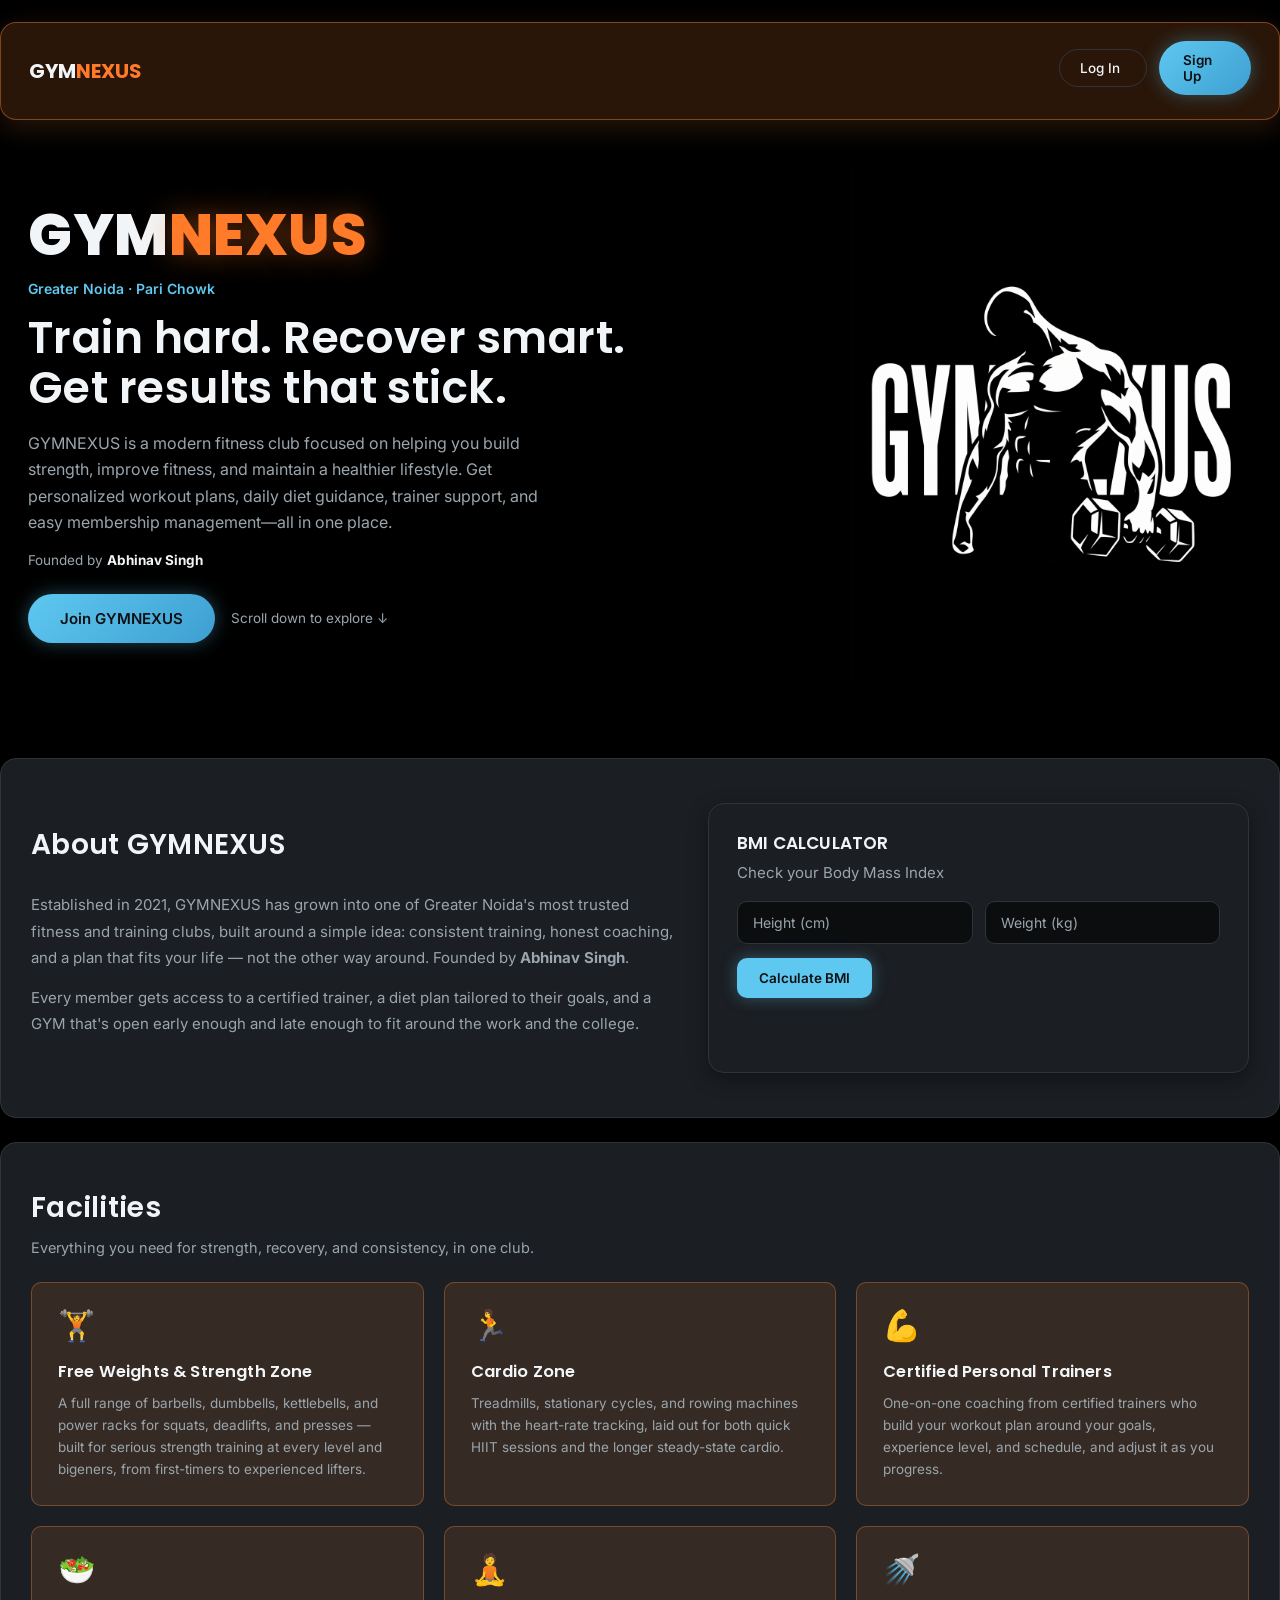
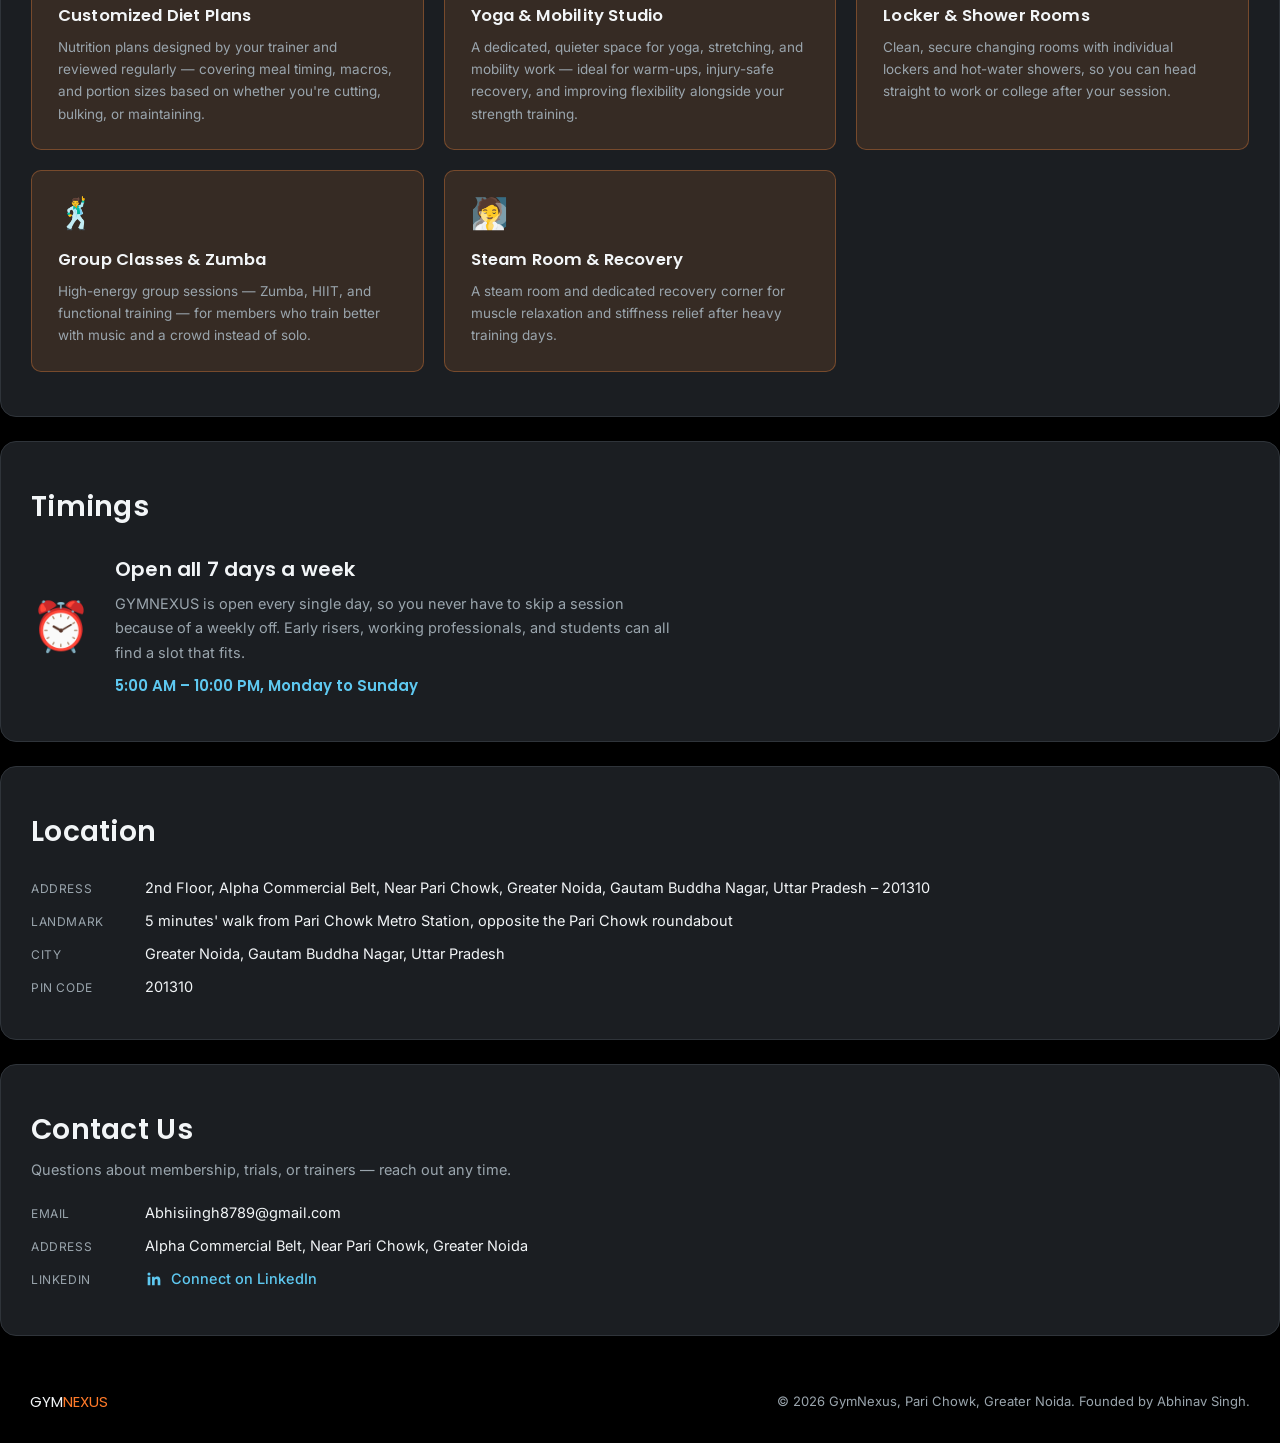
<file: index.html>
<!DOCTYPE html>
<html lang="en">
<head>
<meta charset="UTF-8">
<meta name="viewport" content="width=device-width, initial-scale=1.0">
<title>GymNexus — Greater Noida</title>
<link rel="preconnect" href="https://fonts.googleapis.com">
<link href="https://fonts.googleapis.com/css2?family=Poppins:wght@500;600;700;800&family=Inter:wght@400;500;600&display=swap" rel="stylesheet">
<link rel="stylesheet" href="css/style.css">
<link rel="stylesheet" href="css/landing.css">
</head>
<body class="landing">

<nav class="navbar glass">
  <div class="mark">GYM<span>NEXUS</span></div>
  <div class="actions">
    <button class="btn-outline" onclick="openAuth('login')">Log In</button>
    <button class="btn-glow" onclick="openAuth('signup')">Sign Up</button>
  </div>
</nav>

<!-- HERO -->
<section class="hero">
  <div class="hero-content">
    <div class="hero-logo">GYM<span>NEXUS</span></div>
    <div class="eyebrow">Greater Noida · Pari Chowk</div>
    <h1>Train hard. Recover smart. Get results that stick.</h1>
    <p>GYMNEXUS is a modern fitness club focused on helping you build strength, improve fitness, and maintain a healthier lifestyle. Get personalized workout plans, daily diet guidance, trainer support, and easy membership management—all in one place.</p>
    <div class="founder-note">Founded by <strong>Abhinav Singh</strong></div>
    <div class="cta-row">
      <button class="btn-glow lg pulse" onclick="openAuth('signup')">Join GYMNEXUS</button>
      <button class="scroll-hint" onclick="document.getElementById('facilities').scrollIntoView({behavior:'smooth'})">Scroll down to explore ↓</button>
    </div>
  </div>
  <div class="hero-visual">
    <img src="assets/bodybuilder.png" alt="GymNexus">
  </div>
</section>

<!-- ABOUT / OWNER -->
<section class="section" id="about">
  <div class="section-inner glass">
    <div class="about-grid">
      <div>
        <div class="section-head"><h2>About GYMNEXUS</h2></div>
        <p>Established in 2021, GYMNEXUS has grown into one of Greater Noida's most trusted fitness and training clubs, built around a simple idea: consistent training, honest coaching, and a plan that fits your life — not the other way around. Founded by <strong>Abhinav Singh</strong>.</p>
        <p>Every member gets access to a certified trainer, a diet plan tailored to their goals, and a GYM that's open early enough and late enough to fit around the work and the college.</p>
      </div>
      <div class="bmi-card glass">
        <h3>BMI CALCULATOR</h3>
        <p class="bmi-sub">Check your Body Mass Index</p>
        <div class="form-row">
          <input id="bmiHeight" type="number" placeholder="Height (cm)">
          <input id="bmiWeight" type="number" placeholder="Weight (kg)">
        </div>
        <button class="action" onclick="calculateBMI()">Calculate BMI</button>
        <div id="bmiResult" class="bmi-result"></div>
      </div>
    </div>
  </div>
</section>

<!-- FACILITIES -->
<section class="section" id="facilities">
  <div class="section-inner glass">
    <div class="section-head">
      <h2>Facilities</h2>
      <p>Everything you need for strength, recovery, and consistency, in one club.</p>
    </div>
    <div class="facility-grid">
      <div class="facility-card info-card">
        <span class="icon">🏋️</span>
        <h3>Free Weights & Strength Zone</h3>
        <p>A full range of barbells, dumbbells, kettlebells, and power racks for squats, deadlifts, and presses — built for serious strength training at every level and bigeners, from first-timers to experienced lifters.</p>
      </div>
      
      <div class="facility-card info-card">
        <span class="icon">🏃</span>
        <h3>Cardio Zone</h3>
        <p>Treadmills, stationary cycles, and rowing machines with the heart-rate tracking, laid out for both quick HIIT sessions and the longer steady-state cardio.</p>
      </div> 
      <div class="facility-card info-card">

        <span class="icon">💪</span>
        <h3>Certified Personal Trainers</h3>
        <p>One-on-one coaching from certified trainers who build your workout plan around your goals, experience level, and schedule, and adjust it as you progress.</p>
      </div>
      <div class="facility-card info-card">
        <span class="icon">🥗</span>
        <h3>Customized Diet Plans</h3>
        <p>Nutrition plans designed by your trainer and reviewed regularly — covering meal timing, macros, and portion sizes based on whether you're cutting, bulking, or maintaining.</p>
      </div>
      <div class="facility-card info-card">
        <span class="icon">🧘</span>
        <h3>Yoga & Mobility Studio</h3>
        <p>A dedicated, quieter space for yoga, stretching, and mobility work — ideal for warm-ups, injury-safe recovery, and improving flexibility alongside your strength training.</p>
      </div>
      <div class="facility-card info-card">
        <span class="icon">🚿</span>
        <h3>Locker & Shower Rooms</h3>
        <p>Clean, secure changing rooms with individual lockers and hot-water showers, so you can head straight to work or college after your session.</p>
      </div>
      <div class="facility-card info-card">
        <span class="icon">🕺</span>
        <h3>Group Classes & Zumba</h3>
        <p>High-energy group sessions — Zumba, HIIT, and functional training — for members who train better with music and a crowd instead of solo.</p>
      </div>
      <div class="facility-card info-card">
        <span class="icon">🧖</span>
        <h3>Steam Room & Recovery</h3>
        <p>A steam room and dedicated recovery corner for muscle relaxation and stiffness relief after heavy training days.</p>
      </div>
    </div>
  </div>
</section>

<!-- TIMINGS -->
<section class="section" id="timings">
  <div class="section-inner glass">
    <div class="section-head"><h2>Timings</h2></div>
    <div class="timings-single">
      <div class="icon-big">⏰</div>
      <div>
        <h3>Open all 7 days a week</h3>
        <p>GYMNEXUS is open every single day, so you never have to skip a session because of a weekly off. Early risers, working professionals, and students can all find a slot that fits.</p>
        <div class="hours">5:00 AM – 10:00 PM, Monday to Sunday</div>
      </div>
    </div>
  </div>
</section>

<!-- LOCATION -->
<section class="section" id="location">
  <div class="section-inner glass">
    <div class="section-head"><h2>Location</h2></div>
    <div class="info-list">
      <div class="row"><div class="k">Address</div><div class="v">2nd Floor, Alpha Commercial Belt, Near Pari Chowk, Greater Noida, Gautam Buddha Nagar, Uttar Pradesh – 201310</div></div>
      <div class="row"><div class="k">Landmark</div><div class="v">5 minutes' walk from Pari Chowk Metro Station, opposite the Pari Chowk roundabout</div></div>
      <div class="row"><div class="k">City</div><div class="v">Greater Noida, Gautam Buddha Nagar, Uttar Pradesh</div></div>
      <div class="row"><div class="k">PIN Code</div><div class="v">201310</div></div>
    </div>
  </div>
</section>

<!-- CONTACT -->
<section class="section" id="contact">
  <div class="section-inner glass">
    <div class="section-head">
      <h2>Contact Us</h2>
      <p>Questions about membership, trials, or trainers — reach out any time.</p>
    </div>
    <div class="info-list">
      <div class="row"><div class="k">Email</div><div class="v">Abhisiingh8789@gmail.com</div></div>
      <div class="row"><div class="k">Address</div><div class="v">Alpha Commercial Belt, Near Pari Chowk, Greater Noida</div></div>
      <div class="row"><div class="k">LinkedIn</div><div class="v">
        <a class="social-link" href="https://www.linkedin.com/in/abhinav-singh-5790a42b5/" target="_blank" rel="noopener">
          <svg viewBox="0 0 24 24" width="18" height="18" fill="currentColor"><path d="M20.45 20.45h-3.55v-5.57c0-1.33-.02-3.04-1.85-3.04-1.85 0-2.14 1.45-2.14 2.94v5.67H9.36V9h3.41v1.56h.05c.47-.9 1.63-1.85 3.36-1.85 3.6 0 4.27 2.37 4.27 5.45v6.29zM5.34 7.43a2.06 2.06 0 1 1 0-4.12 2.06 2.06 0 0 1 0 4.12zM7.12 20.45H3.56V9h3.56v11.45z"/></svg>
          <span>Connect on LinkedIn</span>
        </a>
      </div></div>
    </div>
  </div>
</section>

<footer>
  <div class="mark">GYM<span>NEXUS</span></div>
  <div>© 2026 GymNexus, Pari Chowk, Greater Noida. Founded by Abhinav Singh.</div>
</footer>

<!-- AUTH MODAL -->
<div class="modal-overlay" id="authModal">
  <div class="modal-box glass">
    <div class="modal-head">
      <h2>Welcome to GymNexus</h2>
      <button class="modal-close" onclick="closeAuth()">✕</button>
    </div>
    <div class="modal-tabs">
      <button id="tabLogin" class="active" onclick="switchTab('login')">Log In</button>
      <button id="tabSignup" onclick="switchTab('signup')">Sign Up</button>
    </div>
    <div class="modal-body">
      <form class="modal-form active" id="formLogin" onsubmit="event.preventDefault(); submitAuth('login')">
        <label>Email or Phone</label>
        <input id="loginId" placeholder="you@example.com" required>
        <label>Password</label>
        <input id="loginPass" type="password" placeholder="••••••••" required>
        <label>Log In As</label>
        <select id="loginRole">
          <option value="member">Member</option>
          <option value="admin">Admin</option>
        </select>
        <button type="submit" class="btn-glow">Log In</button>
        <div id="loginError" class="auth-error"></div>
      </form>
      <form class="modal-form" id="formSignup" onsubmit="event.preventDefault(); submitAuth('signup')">
        <label>Full Name</label>
        <input id="suName" placeholder="Your name" required>
        <label>Phone</label>
        <input id="suPhone" placeholder="Phone number" required>
        <label>Password</label>
        <input id="suPass" type="password" placeholder="Create a password" required>
        <label>Choose a Plan</label>
        <select id="suPlan">
          <option value="monthly">Monthly — ₹1,500 / month</option>
          <option value="quarterly">Quarterly — ₹4,000 / 3 months</option>
          <option value="yearly">Yearly — ₹12,000 / year</option>
        </select>
        <button type="submit" class="btn-glow">Create Account</button>
        <div id="signupError" class="auth-error"></div>
      </form>
    </div>
  </div>
</div>

<script src="js/landing.js"></script>
</body>
</html>
</file>
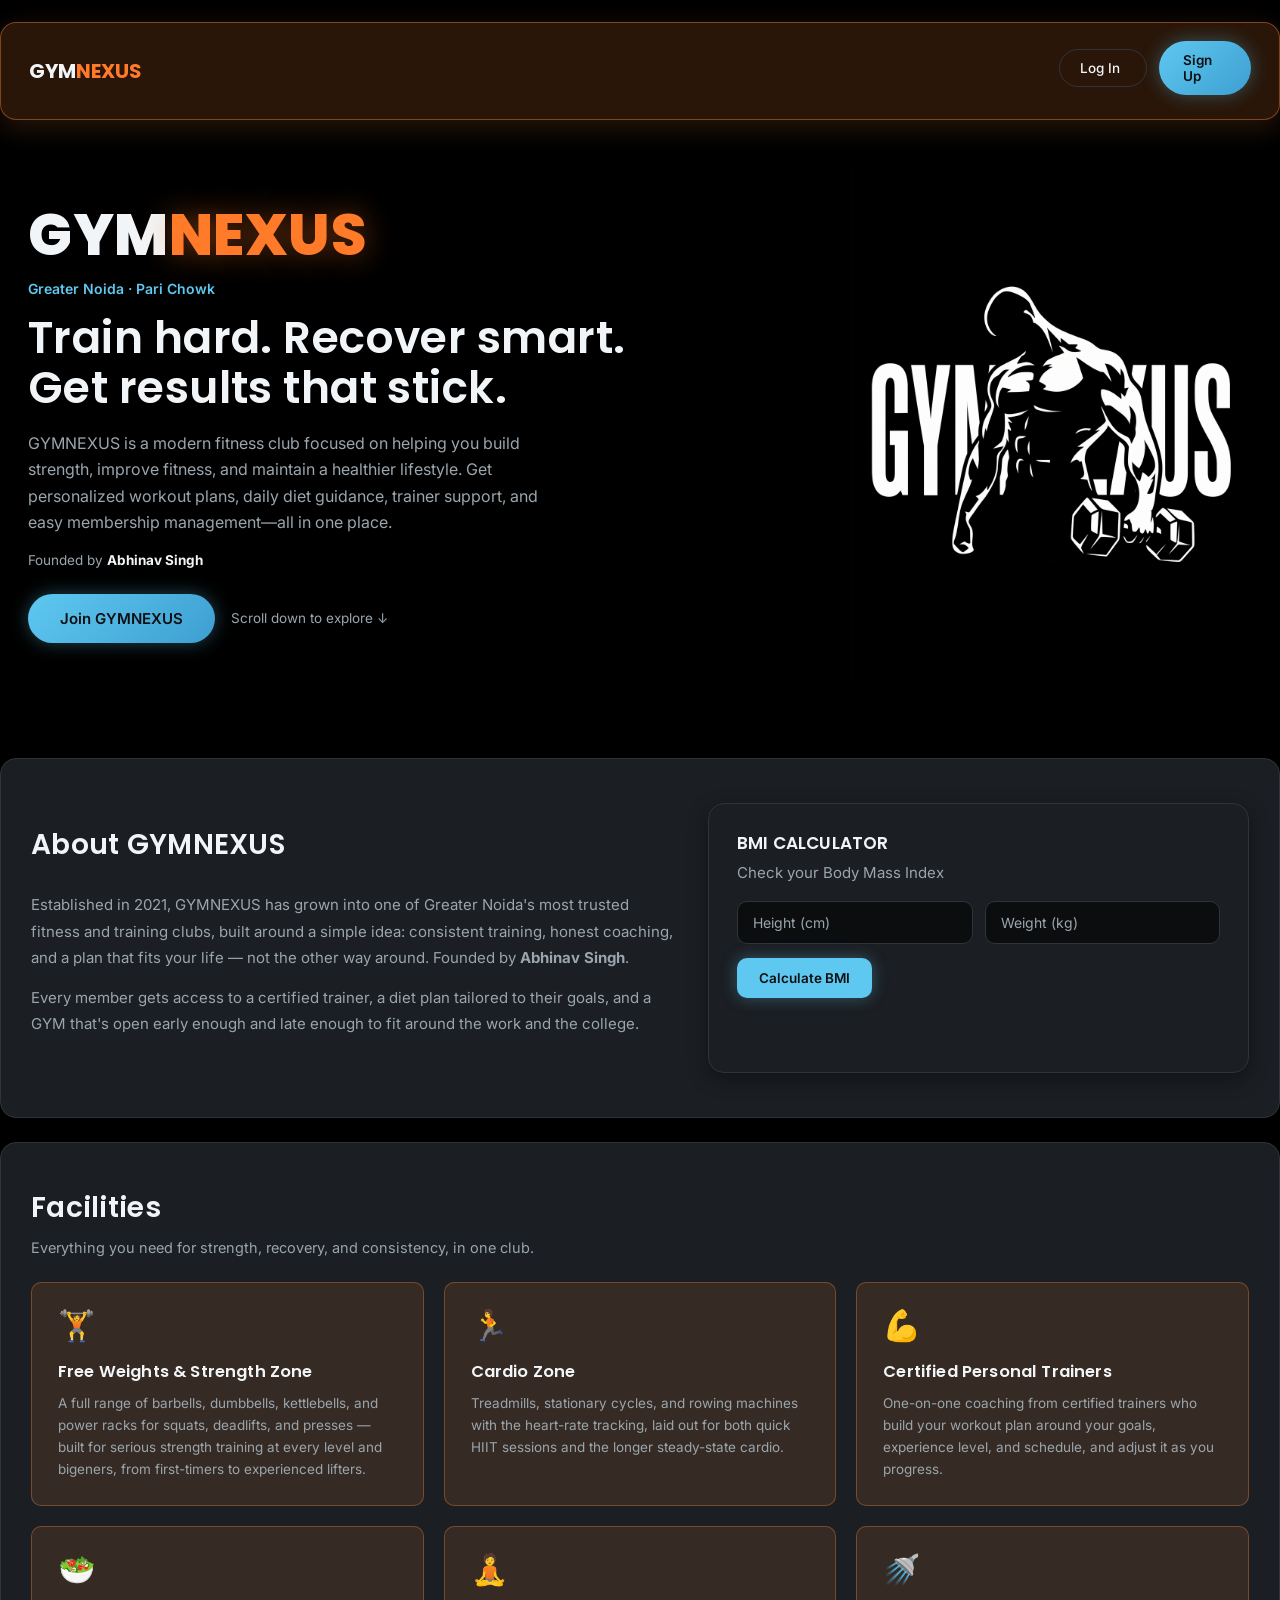
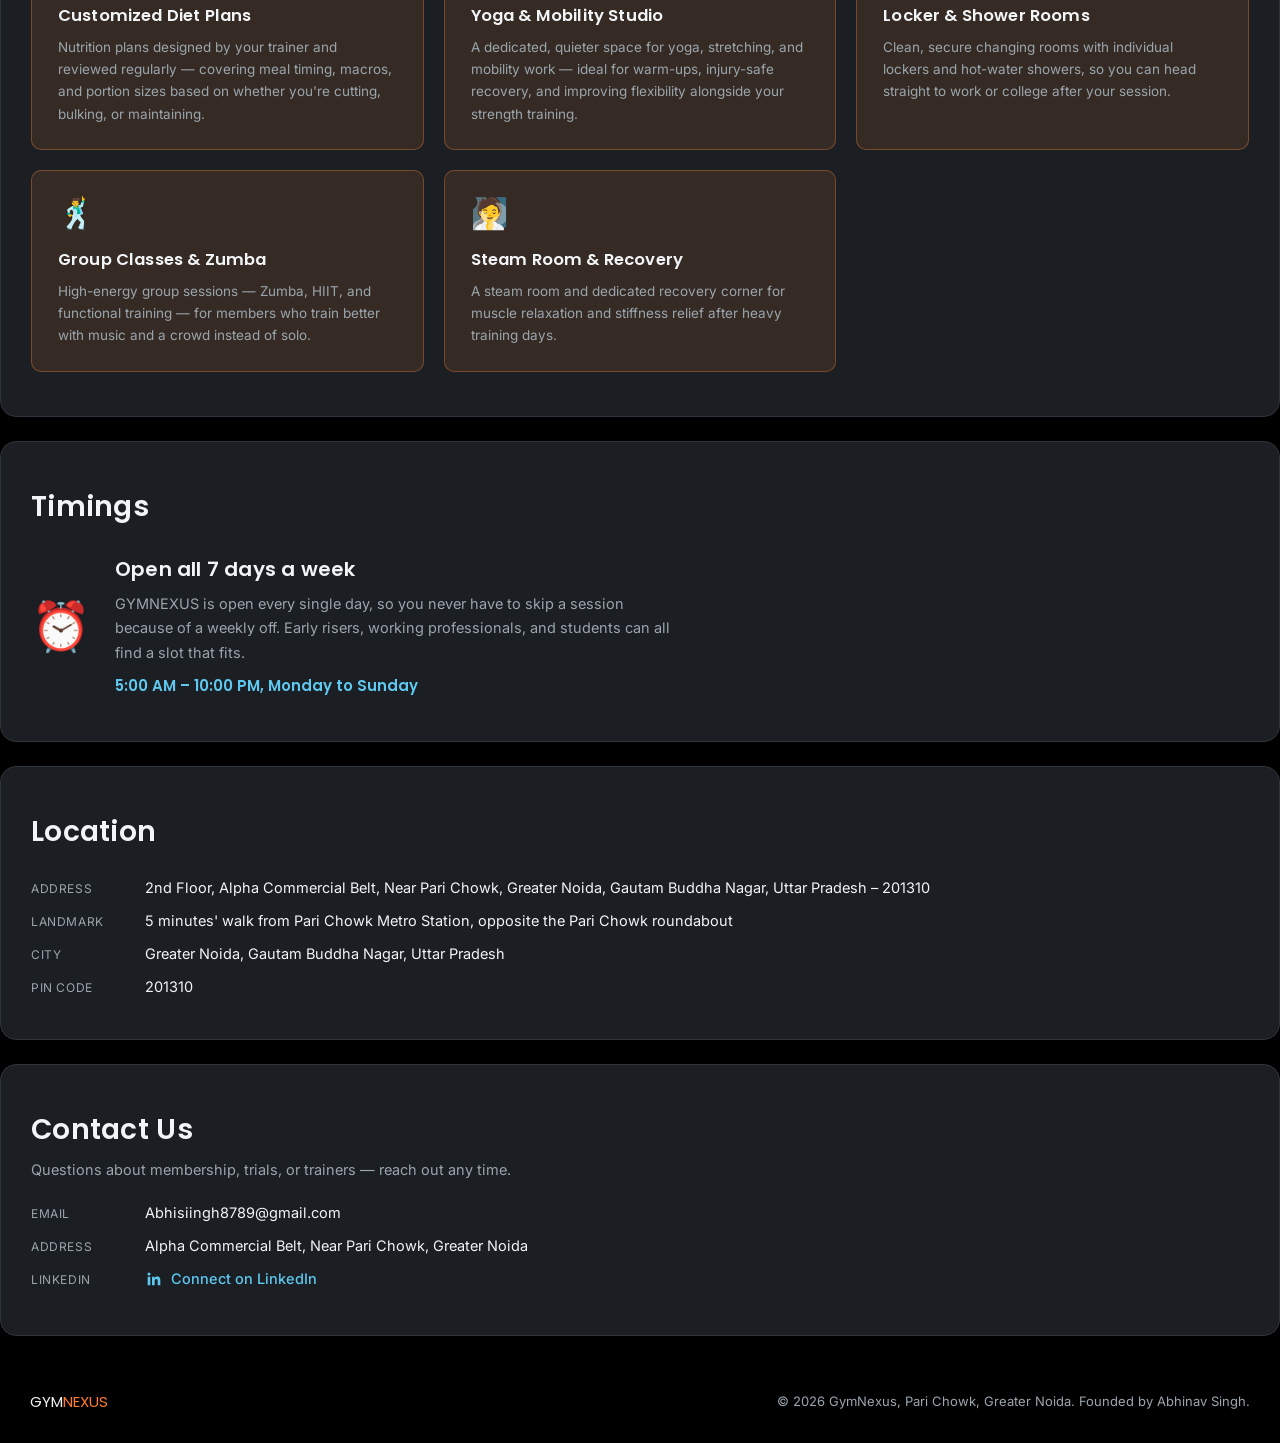
<file: admin.html>
<!DOCTYPE html>
<html lang="en">
<head>
<meta charset="UTF-8">
<meta name="viewport" content="width=device-width, initial-scale=1.0">
<title>GymNexus — Admin</title>
<link rel="preconnect" href="https://fonts.googleapis.com">
<link href="https://fonts.googleapis.com/css2?family=Poppins:wght@500;600;700&family=Inter:wght@400;500;600&display=swap" rel="stylesheet">
<link rel="stylesheet" href="css/style.css">
</head>
<body>

<div class="shell">
  <aside class="sidebar glass">
    <div class="brand">
      <div class="mark">GYM<span>NEXUS</span></div>
      <div class="sub">Admin Console</div>
    </div>
    <nav id="nav">
      <button class="active" data-section="dashboard"><span class="dot"></span>Dashboard</button>
      <button data-section="members"><span class="dot"></span>Members</button>
      <button data-section="trainers"><span class="dot"></span>Trainers</button>
      <button data-section="attendance"><span class="dot"></span>Attendance</button>
      <button data-section="subscriptions"><span class="dot"></span>Subscriptions</button>
      <button data-section="diet"><span class="dot"></span>Diet Plans</button>
    </nav>
    <div class="sidebar-foot">Signed in as<br><strong>Admin</strong><br><a href="#" onclick="logout(); return false;" style="color:var(--blue); text-decoration:none;">← Log Out</a></div>
  </aside>

  <main>
    <div class="topbar glass">
      <h1 id="pageTitle">Dashboard</h1>
      <div class="meta" id="todayDate"></div>
    </div>

    <div class="content">

      <!-- DASHBOARD -->
      <section class="section active" id="sec-dashboard">
        <div class="stats-row">
          <div class="stat-block glass"><div class="num" id="statMembers">0</div><div class="label">Active Members</div></div>
          <div class="stat-block glass"><div class="num accent" id="statCheckins">0</div><div class="label">Check-ins Today</div></div>
          <div class="stat-block glass"><div class="num" id="statExpiring">0</div><div class="label">Expiring This Week</div></div>
          <div class="stat-block glass"><div class="num" id="statTrainers">0</div><div class="label">Trainers on Roster</div></div>
        </div>

        <div class="panel glass">
          <div class="panel-head"><h2>Recent Sign-ups</h2></div>
          <div class="panel-body">
            <table>
              <thead><tr><th>Member</th><th>Plan</th><th>Joined</th><th>Status</th></tr></thead>
              <tbody id="recentBody"></tbody>
            </table>
          </div>
        </div>
      </section>

      <!-- MEMBERS -->
      <section class="section" id="sec-members">
        <div class="panel glass">
          <div class="panel-head"><h2>All Members</h2></div>
          <div class="panel-body">
            <table>
              <thead><tr><th>Name</th><th>Phone</th><th>Plan</th><th>Joined</th><th>Status</th><th>Trainer</th></tr></thead>
              <tbody id="membersBody"></tbody>
            </table>
          </div>
        </div>
      </section>

      <!-- TRAINERS -->
      <section class="section" id="sec-trainers">
        <div class="panel glass">
          <div class="panel-head"><h2>Add Trainer</h2></div>
          <div class="panel-body">
            <div class="form-row">
              <input id="tName" placeholder="Trainer name">
              <input id="tSpec" placeholder="Specialization">
              <input id="tContact" placeholder="Contact email">
              <button class="action" onclick="addTrainer()">Add Trainer</button>
            </div>
          </div>
        </div>
        <div class="panel glass">
          <div class="panel-head"><h2>Trainer Roster</h2></div>
          <div class="panel-body">
            <div class="grid-cards" id="trainerCards"></div>
          </div>
        </div>
      </section>

      <!-- ATTENDANCE -->
      <section class="section" id="sec-attendance">
        <div class="panel glass">
          <div class="panel-head"><h2>Today's Attendance</h2><span class="meta" id="attDate"></span></div>
          <div class="panel-body">
            <table>
              <thead><tr><th>Member</th><th>Status</th><th>Check-in Time</th><th></th></tr></thead>
              <tbody id="attBody"></tbody>
            </table>
          </div>
        </div>
      </section>

      <!-- SUBSCRIPTIONS -->
      <section class="section" id="sec-subscriptions">
        <div class="panel glass">
          <div class="panel-head"><h2>Subscriptions</h2></div>
          <div class="panel-body">
            <table>
              <thead><tr><th>Member</th><th>Plan</th><th>Start</th><th>End</th><th>Status</th></tr></thead>
              <tbody id="subsBody"></tbody>
            </table>
          </div>
        </div>
      </section>

      <!-- DIET -->
      <section class="section" id="sec-diet">
        <div class="panel glass">
          <div class="panel-head"><h2>Allocate the Diet Plan</h2></div>
          <div class="panel-body">
            <div class="form-row">
              <select id="dMember"></select>
              <select id="dTrainer"></select>
              <input id="dDetails" placeholder="Diet notes (e.g. High-protein, 2200 kcal)">
              <button class="action" onclick="addDiet()">Allocate</button>
            </div>
          </div>
        </div>
        <div class="panel glass">
          <div class="panel-head"><h2>Allocated Plans</h2></div>
          <div class="panel-body">
            <table>
              <thead><tr><th>Member</th><th>Trainer</th><th>Plan Notes</th><th>Allocated</th></tr></thead>
              <tbody id="dietBody"></tbody>
            </table>
          </div>
        </div>
      </section>

    </div>
  </main>
</div>

<script src="js/admin.js"></script>
</body>
</html>
</file>
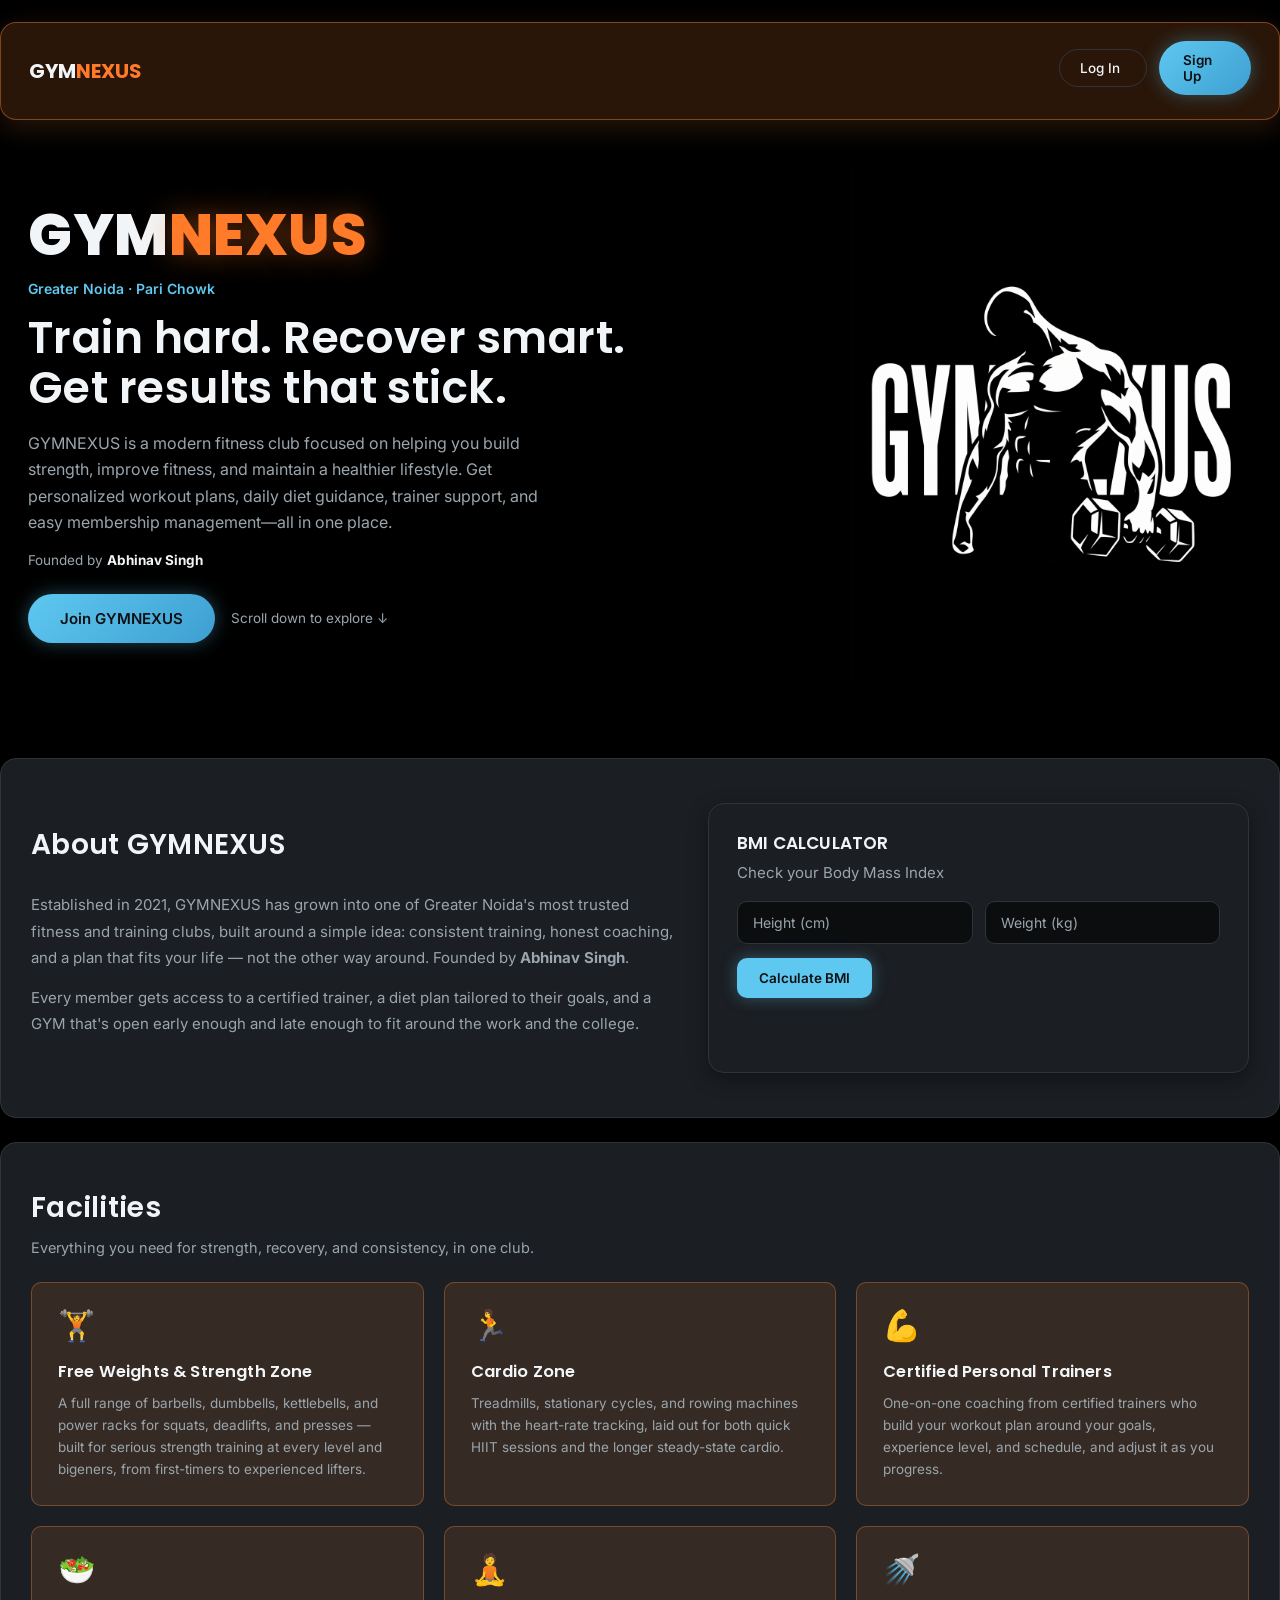
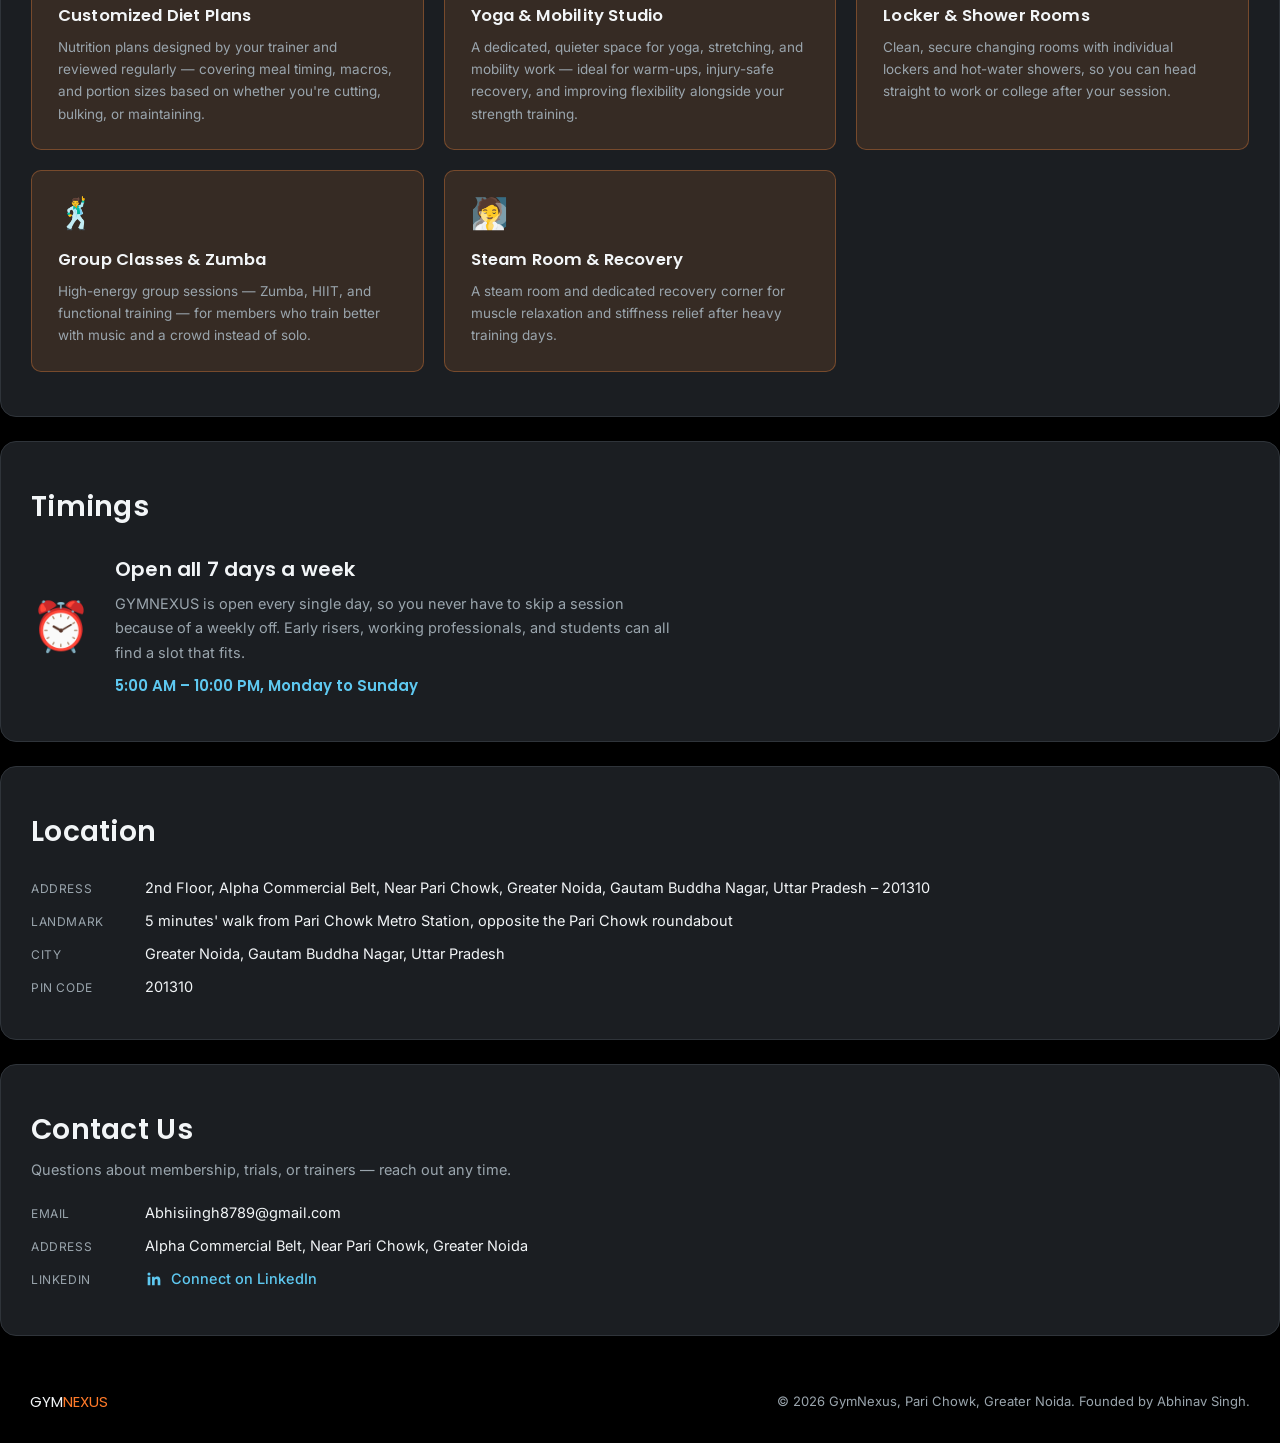
<file: member.html>
<!DOCTYPE html>
<html lang="en">
<head>
<meta charset="UTF-8">
<meta name="viewport" content="width=device-width, initial-scale=1.0">
<title>GymNexus — My Account</title>
<link rel="preconnect" href="https://fonts.googleapis.com">
<link href="https://fonts.googleapis.com/css2?family=Poppins:wght@500;600;700&family=Inter:wght@400;500;600&display=swap" rel="stylesheet">
<link rel="stylesheet" href="css/style.css">
</head>
<body>

<div class="shell">
  <aside class="sidebar glass">
    <div class="brand">
      <div class="mark">GYM<span>NEXUS</span></div>
      <div class="sub">Member Portal</div>
    </div>
    
    
    <nav id="nav">
      <button class="active" data-section="overview"><span class="dot"></span>Overview</button>
      <button data-section="subscription"><span class="dot"></span>My Subscription</button>
      <button data-section="attendance"><span class="dot"></span>My Attendance</button>
      <button data-section="diet"><span class="dot"></span>My Diet Plan</button>
      <button data-section="trainer"><span class="dot"></span>My Trainer</button>
    </nav>
    <div class="sidebar-foot">Logged in as<br><strong id="footName">Member</strong><br><a href="index.html" style="color:var(--blue); text-decoration:none;">← Back to Home</a></div>
  </aside>

  <main>
    <div class="topbar glass">
      <h1 id="pageTitle">Overview</h1>
      <div class="meta" id="todayDate"></div>
    </div>

    <div class="content">

      <section class="section active" id="sec-overview">
        <div class="panel glass profile-card">
          <div class="avatar" id="avatarInitials">PN</div>
          <div>
            <div class="pname" id="profileName">—</div>
            <div class="pmeta" id="profileMeta">—</div>
          </div>
        </div>

        <div class="stats-row">
          <div class="stat-block glass"><div class="num accent" id="statDaysLeft">0</div><div class="label">Days Left in Plan</div></div>
          <div class="stat-block glass"><div class="num" id="statAttendance">0</div><div class="label">Check-ins This Month</div></div>
          <div class="stat-block glass"><div class="num" id="statStreak">0</div><div class="label">Current Streak</div></div>
          <div class="stat-block glass"><div class="num" id="statPlan">—</div><div class="label">Current Plan</div></div>
        </div>

        <div class="panel glass">
          <div class="panel-head"><h2>Last 7 Days</h2></div>
          <div class="panel-body">
            <div class="day-strip" id="daysOverview"></div>
          </div>
        </div>
      </section>

      
      <!-- SUBSCRIPTION -->
      <section class="section" id="sec-subscription">
        <div class="panel glass">
          <div class="panel-head"><h2>Current Subscription</h2><span class="pill" id="subPill">—</span></div>
          <div class="panel-body">
            <table>
              <tbody>
                <tr><td>Plan</td><td id="subPlan">—</td></tr>
                <tr><td>Start Date</td><td id="subStart">—</td></tr>
                <tr><td>End Date</td><td id="subEnd">—</td></tr>
                <tr><td>Days Remaining</td><td id="subDaysLeft">—</td></tr>
              </tbody>
            </table>
            <div style="margin-top:16px;">
              <button class="action" onclick="renewSubscription()">Renew Plan</button>
            </div>
          </div>
        </div>
      </section>

      <!-- ATTENDANCE -->
      <section class="section" id="sec-attendance">
        <div class="panel glass">
          <div class="panel-head">
            <h2>My Attendance</h2>
            <button class="action" onclick="checkInToday()">Check In Today</button>
          </div>
          <div class="panel-body">
            <div class="day-strip" id="daysAttendance"></div>
            <table style="margin-top:18px;">
              <thead><tr><th>Date</th><th>Status</th><th>Time</th></tr></thead>
              <tbody id="attHistoryBody"></tbody>
            </table>
          </div>
        </div>
      </section>

      <!-- DIET -->
      <section class="section" id="sec-diet">
        <div class="panel glass">
          <div class="panel-head"><h2>My Diet Plan</h2></div>
          <div class="panel-body" id="dietBody">
          </div>
        </div>
      </section>

      <!-- TRAINER -->
      <section class="section" id="sec-trainer">
        <div class="panel glass">
          <div class="panel-head"><h2>Assigned Trainers</h2></div>
          <div class="panel-body">
            <div class="grid-cards" id="trainerCard"></div>
          </div>
        </div>
      </section>

    </div>
  </main>
</div>

<script src="js/member.js"></script>
</body>
</html>
</file>
<file: css/style.css>
/* ============================================
   GymNexus — Shared Theme (solid, no glass)
   Charcoal black base + light blue accent     
   
   ============================================ */

:root{
  --bg:#000000;
  --panel:#1b1e22;
  --panel-alt:#22262b;
  --border:#2f343a;
  --blue:#5ec8f0;
  --blue-soft:rgba(94,200,240,0.16);
  --blue-glow:rgba(94,200,240,0.35);
  --orange:#ff7a29;
  --orange-glow:rgba(255,122,41,0.45);
  --text:#f2f5f7;
  --text-dim:#9aa5ad;
  --good:#7fe0ac;
  --warn:#f0c95e;
  --bad:#f28b7e;
  --radius:16px;
  --radius-sm:10px;
}

*{box-sizing:border-box; margin:0; padding:0;}
html,body{height:100%;}
body{
  background:var(--bg);
  color:var(--text);
  font-family:'Inter',sans-serif;
  font-size:15px;
  min-height:100vh;
}

h1,h2,h3,.display{font-family:'Poppins',sans-serif; font-weight:600; letter-spacing:0.01em;}

/* ---------------- Layout shell ---------------- */
.shell{display:flex; min-height:100vh; padding:22px; gap:22px;}

/* Solid card (previously glass) */
.glass{
  background:var(--panel);
  border:1px solid var(--border);
  border-radius:var(--radius);
  box-shadow:0 6px 20px rgba(0,0,0,0.35);
}

/* ---------------- Sidebar ---------------- */
.sidebar{
  width:240px;
  flex-shrink:0;
  display:flex;
  flex-direction:column;
  height:calc(100vh - 44px);
  position:sticky;
  top:22px;
}
.brand{padding:30px 24px 24px; border-bottom:1px solid var(--border);}
.brand .mark{font-family:'Poppins',sans-serif; font-size:23px; font-weight:700; color:var(--text);}
.brand .mark span{color:var(--orange);}
.brand .sub{color:var(--text-dim); font-size:11.5px; margin-top:5px; letter-spacing:0.06em; text-transform:uppercase;}
nav{padding:18px 14px; flex:1;}
nav button{
  display:flex; align-items:center; gap:12px; width:100%; text-align:left;
  background:none; border:none; color:var(--text-dim);
  font-family:'Inter',sans-serif; font-size:14.5px; font-weight:500;
  padding:13px 16px; border-radius:var(--radius-sm); cursor:pointer; margin-bottom:6px;
  transition:background 0.15s, color 0.15s;
}
nav button .dot{width:7px; height:7px; border-radius:50%; background:var(--text-dim); flex-shrink:0; transition:background 0.15s, box-shadow 0.15s;}
nav button:hover{background:var(--panel-alt); color:var(--text);}
nav button.active{background:var(--blue-soft); color:var(--text);}
nav button.active .dot{background:var(--blue); box-shadow:0 0 8px var(--blue-glow);}
.sidebar-foot{padding:18px 24px; border-top:1px solid var(--border); color:var(--text-dim); font-size:12.5px; line-height:1.6;}
.sidebar-foot strong{color:var(--text);}

/* ---------------- Main ---------------- */
main{flex:1; min-width:0; display:flex; flex-direction:column; gap:22px;}
.topbar{display:flex; align-items:center; justify-content:space-between; padding:24px 32px;}
.topbar h1{font-size:23px;}
.topbar .meta{color:var(--text-dim); font-size:13px;}
.content{flex:1; display:flex; flex-direction:column; gap:22px;}
.section{display:none; flex-direction:column; gap:22px;}
.section.active{display:flex;}

/* ---------------- Stat blocks ---------------- */
.stats-row{display:grid; grid-template-columns:repeat(4,1fr); gap:18px;}
.stat-block{padding:26px 28px;}
.stat-block .num{font-family:'Poppins',sans-serif; font-size:46px; font-weight:700; line-height:1; color:var(--text);}
.stat-block .num.accent{color:var(--blue);}
.stat-block .label{color:var(--text-dim); font-size:13px; margin-top:10px; letter-spacing:0.03em;}

/* ---------------- Panels ---------------- */
.panel{padding:0;}
.panel-head{display:flex; justify-content:space-between; align-items:center; padding:20px 26px; border-bottom:1px solid var(--border);}
.panel-head h2{font-size:18px;}
.panel-body{padding:22px 26px;}

table{width:100%; border-collapse:collapse;}
th{text-align:left; color:var(--text-dim); font-size:12px; letter-spacing:0.05em; text-transform:uppercase; padding:10px 12px; border-bottom:1px solid var(--border); font-weight:500;}
td{padding:14px 12px; border-bottom:1px solid var(--border); font-size:14.5px;}
tr:last-child td{border-bottom:none;}

.pill{display:inline-block; padding:5px 13px; border-radius:20px; font-size:12.5px; font-weight:500; letter-spacing:0.02em;}
.pill.active, .pill.present{background:rgba(127,224,172,0.14); color:var(--good);}
.pill.expiring{background:rgba(240,201,94,0.14); color:var(--warn);}
.pill.expired, .pill.absent{background:rgba(242,139,126,0.14); color:var(--bad);}

/* ---------------- Buttons ---------------- */
button.action{
  background:var(--blue); color:#0e1013; border:none; font-family:'Inter',sans-serif;
  font-weight:600; font-size:13.5px; padding:12px 22px; cursor:pointer; border-radius:var(--radius-sm);
  box-shadow:0 0 16px var(--blue-glow); transition:filter 0.15s, box-shadow 0.15s;
}
button.action:hover{filter:brightness(1.1); box-shadow:0 0 26px var(--blue-glow);}
button.ghost{
  background:var(--panel-alt); border:1px solid var(--border); color:var(--text-dim);
  font-size:13px; padding:9px 16px; cursor:pointer; border-radius:var(--radius-sm);
  font-family:'Inter',sans-serif; transition:color 0.15s, border-color 0.15s;
}
button.ghost:hover{color:var(--text); border-color:var(--blue);}

/* ---------------- Cards grid (trainers, etc.) ---------------- */
.grid-cards{display:grid; grid-template-columns:repeat(auto-fill,minmax(240px,1fr)); gap:18px;}
.info-card{background:var(--panel-alt); border:1px solid var(--border); border-radius:var(--radius-sm); padding:20px 22px;}
.info-card .name{font-family:'Poppins',sans-serif; font-size:18.5px; margin-bottom:5px;}
.info-card .spec{color:var(--blue); font-size:13px; margin-bottom:12px;}
.info-card .contact{color:var(--text-dim); font-size:13.5px;}

/* ---------------- Forms ---------------- */
.form-row{display:flex; gap:12px; margin-bottom:14px; flex-wrap:wrap;}
.form-row input, .form-row select{
  background:#0b0d0f; border:1px solid var(--border); color:var(--text);
  padding:12px 15px; border-radius:var(--radius-sm); font-family:'Inter',sans-serif;
  font-size:14px; flex:1; min-width:150px;
}
.form-row input::placeholder{color:var(--text-dim);}
.form-row input:focus, .form-row select:focus{outline:1px solid var(--blue);}

.empty{color:var(--text-dim); font-size:14px; padding:24px 0; text-align:center;}

/* ---------------- Member-side extras ---------------- */
.profile-card{display:flex; align-items:center; gap:20px; padding:26px 28px;}
.avatar{
  width:68px; height:68px; border-radius:50%; background:var(--blue-soft); color:var(--blue);
  display:flex; align-items:center; justify-content:center; font-family:'Poppins',sans-serif;
  font-size:24px; font-weight:600; flex-shrink:0;
}
.profile-card .pname{font-size:21px; font-family:'Poppins',sans-serif;}
.profile-card .pmeta{color:var(--text-dim); font-size:13.5px; margin-top:3px;}

.progress-track{width:100%; height:9px; border-radius:6px; background:var(--panel-alt); overflow:hidden; margin-top:12px;}
.progress-fill{height:100%; background:var(--blue); border-radius:6px; box-shadow:0 0 10px var(--blue-glow);}

.day-strip{display:flex; gap:10px; flex-wrap:wrap;}
.day-chip{
  width:54px; height:64px; border-radius:var(--radius-sm); background:var(--panel-alt);
  border:1px solid var(--border); display:flex; flex-direction:column; align-items:center;
  justify-content:center; gap:5px; font-size:12px; color:var(--text-dim);
}
.day-chip .d{font-weight:600; color:var(--text); font-size:15px;}
.day-chip.present{border-color:var(--good); background:rgba(127,224,172,0.08);}
.day-chip.absent{border-color:var(--bad); background:rgba(242,139,126,0.08);}

/* ---------------- Responsive ---------------- */
@media (max-width: 880px){
  .shell{flex-direction:column; padding:14px; gap:14px;}
  .sidebar{width:100%; height:auto; position:relative; top:0; flex-direction:row; align-items:center;}
  .brand{border-bottom:none; border-right:1px solid var(--border); padding:16px 18px;}
  nav{display:flex; padding:8px; flex:1; overflow-x:auto;}
  nav button{margin-bottom:0; white-space:nowrap;}
  .sidebar-foot{display:none;}
  .stats-row{grid-template-columns:repeat(2,1fr);}
}
</file>
<file: css/landing.css>
/* ============================================
   GymNexus — Landing Page Styles
   (loads after style.css, reuses its variables)
   ============================================ */

.page{max-width:1320px; margin:0 auto; padding:0 24px;}

/* Fix: style.css hides .section by default for the dashboard's tab-switching
   pattern. The landing page scrolls through sections instead, so they must
   always render here. */
body.landing .section{display:block;}

/* ---------------- Navbar (logo + auth only) — its own orange glass ---------------- */
.navbar{
  display:flex; align-items:center; justify-content:space-between;
  padding:18px 28px; margin:22px auto 0; max-width:1320px; position:sticky; top:22px; z-index:50;
  background:rgba(255,140,60,0.16);
  backdrop-filter:blur(18px) saturate(160%);
  -webkit-backdrop-filter:blur(18px) saturate(160%);
  border:1px solid rgba(255,140,60,0.4);
  box-shadow:0 8px 28px rgba(255,140,60,0.16);
}
.navbar .mark{font-family:'Poppins',sans-serif; font-size:20px; font-weight:700; color:var(--text);}
.navbar .mark span{color:var(--orange);}
.navbar .actions{display:flex; gap:12px; align-items:center;}

.btn-outline{
  background:transparent; border:1px solid var(--border); color:var(--text);
  padding:10px 20px; border-radius:30px; font-family:'Inter',sans-serif; font-weight:500;
  font-size:13.5px; cursor:pointer; transition:border-color 0.15s, background 0.15s;
}
.btn-outline:hover{border-color:var(--blue); background:var(--blue-soft);}

.btn-glow{
  background:linear-gradient(135deg, var(--blue), #3d9fd1); color:#0e1013; border:none;
  padding:11px 24px; border-radius:30px; font-family:'Inter',sans-serif; font-weight:600;
  font-size:13.5px; cursor:pointer; box-shadow:0 0 18px var(--blue-glow);
  transition:transform 0.15s, box-shadow 0.15s;
}
.btn-glow:hover{transform:translateY(-1px); box-shadow:0 0 30px var(--blue-glow);}
.btn-glow.lg{padding:15px 32px; font-size:15px;}

@keyframes pulseGlow{
  0%,100%{box-shadow:0 0 18px var(--blue-glow);}
  50%{box-shadow:0 0 34px var(--blue-glow);}
}
.btn-glow.pulse{animation:pulseGlow 2.6s ease-in-out infinite;}

/* ---------------- Hero ---------------- */
.hero{
  padding:20px 28px 76px; margin:26px auto 0; max-width:1320px;
  display:flex; flex-direction:row; align-items:center; justify-content:space-between; gap:40px;
}
.hero-content{display:flex; flex-direction:column; align-items:flex-start; gap:16px; flex:1; min-width:0;}
.hero-visual{flex:0 0 auto; width:400px; display:flex; justify-content:center; align-items:center;}
.hero-visual img{width:100%; max-width:400px; height:auto; display:block;}.hero-logo{
  font-family:'Poppins',sans-serif; font-weight:800; font-size:58px; line-height:1;
  color:var(--text); letter-spacing:0.01em;
}
.hero-logo span{color:var(--orange); text-shadow:0 0 30px var(--orange-glow);}
.hero .eyebrow{color:var(--blue); font-size:14px; font-weight:600;}
.hero h1{font-size:44px; line-height:1.15; max-width:660px;}
.hero p{color:var(--text-dim); font-size:16px; max-width:540px; line-height:1.65;}
.hero .founder-note{color:var(--text-dim); font-size:13.5px;}
.hero .founder-note strong{color:var(--text);}
.hero .cta-row{display:flex; gap:16px; margin-top:10px; align-items:center; flex-wrap:wrap;}
.scroll-hint{
  background:none; border:none; color:var(--text-dim); font-family:'Inter',sans-serif;
  font-size:13.5px; cursor:pointer; display:flex; align-items:center; gap:6px;
  transition:color 0.15s;
}
.scroll-hint:hover{color:var(--blue);}

.section{scroll-margin-top:110px;}
.section-inner{padding:44px 30px; margin:0 auto 24px; max-width:1320px; width:100%; box-sizing:border-box;}
.section-head{margin-bottom:26px;}
.section-head h2{font-size:28px; margin-bottom:10px;}
.section-head p{color:var(--text-dim); font-size:14.5px; max-width:600px;}

/* ---------------- About / owner ---------------- */
.about-grid{display:grid; grid-template-columns:1.2fr 1fr; gap:28px; align-items:center; width:100%;}
.about-grid p{color:var(--text-dim); font-size:15px; line-height:1.75; margin-bottom:14px;}
.bmi-card{padding:26px 28px;}
.bmi-card h3{font-size:17px; margin-bottom:4px;}
.bmi-sub{color:var(--text-dim); font-size:13px; margin-bottom:16px;}
.bmi-card .form-row{margin-bottom:14px;}
.bmi-result{display:flex; align-items:center; gap:14px; margin-top:16px; min-height:32px;}
.bmi-value{font-family:'Poppins',sans-serif; font-size:28px; font-weight:700; color:var(--text);}
.bmi-hint{color:var(--text-dim); font-size:13px;}

/* ---------------- Facilities ---------------- */
.facility-grid{display:grid; grid-template-columns:repeat(auto-fit,minmax(300px,1fr)); gap:20px; width:100%;}
.facility-card{
  padding:24px 26px;
  background:rgba(255,140,60,0.12);
  border:1px solid rgba(255,140,60,0.32);
}
.facility-card .icon{font-size:30px; margin-bottom:16px; display:block;}
.facility-card h3{font-size:16.5px; margin-bottom:8px;}
.facility-card p{color:var(--text-dim); font-size:13.5px; line-height:1.65;}

/* ---------------- Timings ---------------- */
.timings-single{display:flex; align-items:center; gap:24px; flex-wrap:wrap; width:100%;}
.timings-single .icon-big{font-size:48px;}
.timings-single h3{font-size:20px; margin-bottom:8px;}
.timings-single p{color:var(--text-dim); font-size:14.5px; line-height:1.7; max-width:560px;}
.timings-single .hours{color:var(--blue); font-family:'Poppins',sans-serif; font-weight:600; font-size:15px; margin-top:8px;}

/* ---------------- Location / contact ---------------- */
.info-list{display:flex; flex-direction:column; gap:16px; margin-top:6px; width:100%;}
.info-list .row{display:flex; gap:14px; align-items:flex-start;}
.info-list .row .k{color:var(--text-dim); font-size:12px; text-transform:uppercase; letter-spacing:0.05em; width:100px; flex-shrink:0; margin-top:2px;}
.info-list .row .v{font-size:14.5px;}
.social-link{display:inline-flex; align-items:center; gap:8px; color:var(--blue); text-decoration:none; font-weight:500;}
.social-link:hover{text-decoration:underline;}

/* ---------------- Footer ---------------- */
footer{
  padding:30px 30px; margin:0 auto 26px; max-width:1320px; display:flex;
  justify-content:space-between; align-items:center; color:var(--text-dim); font-size:13px;
}
footer .mark{font-family:'Poppins',sans-serif; color:var(--text); font-size:15px;}
footer .mark span{color:var(--orange);}

/* ---------------- Auth Modal ---------------- */
.modal-overlay{
  position:fixed; inset:0; background:rgba(6,7,9,0.75); display:none;
  align-items:center; justify-content:center; z-index:100; padding:20px;
}
.modal-overlay.open{display:flex;}
.modal-box{width:100%; max-width:420px; padding:0; overflow:hidden;}
.modal-head{display:flex; justify-content:space-between; align-items:center; padding:22px 26px; border-bottom:1px solid var(--border);}
.modal-head h2{font-size:18px;}
.modal-close{background:none; border:none; color:var(--text-dim); font-size:19px; cursor:pointer;}
.modal-close:hover{color:var(--text);}

.modal-tabs{display:flex; padding:16px 26px 0;}
.modal-tabs button{
  flex:1; background:none; border:none; color:var(--text-dim); font-family:'Inter',sans-serif;
  font-weight:500; font-size:14px; padding:12px 0; cursor:pointer; border-bottom:2px solid transparent;
}
.modal-tabs button.active{color:var(--text); border-bottom-color:var(--blue);}

.modal-body{padding:22px 26px 26px;}
.modal-form{display:none; flex-direction:column; gap:14px;}
.modal-form.active{display:flex;}
.modal-form input, .modal-form select{
  background:#0b0d0f; border:1px solid var(--border); color:var(--text); padding:12px 15px;
  border-radius:var(--radius-sm); font-family:'Inter',sans-serif; font-size:14px; width:100%;
}
.modal-form input::placeholder{color:var(--text-dim);}
.modal-form input:focus, .modal-form select:focus{outline:1px solid var(--blue);}
.modal-form label{color:var(--text-dim); font-size:12px; text-transform:uppercase; letter-spacing:0.04em; margin-bottom:-6px;}
.modal-form .btn-glow{margin-top:8px; width:100%;}
.modal-hint{color:var(--text-dim); font-size:12px; margin-top:4px;}

/* ---------------- Responsive ---------------- */
@media (max-width:820px){
  .hero{flex-direction:column; align-items:flex-start;}
  .hero-visual{width:280px; margin:0 auto;}
  .hero-logo{font-size:40px;}
  .hero h1{font-size:32px;}
  .about-grid, .contact-grid{grid-template-columns:1fr;}
  footer{flex-direction:column; gap:12px; text-align:center;}
}
.auth-error{display:none; color:var(--bad); font-size:12.5px; margin-top:8px;}
</file>
